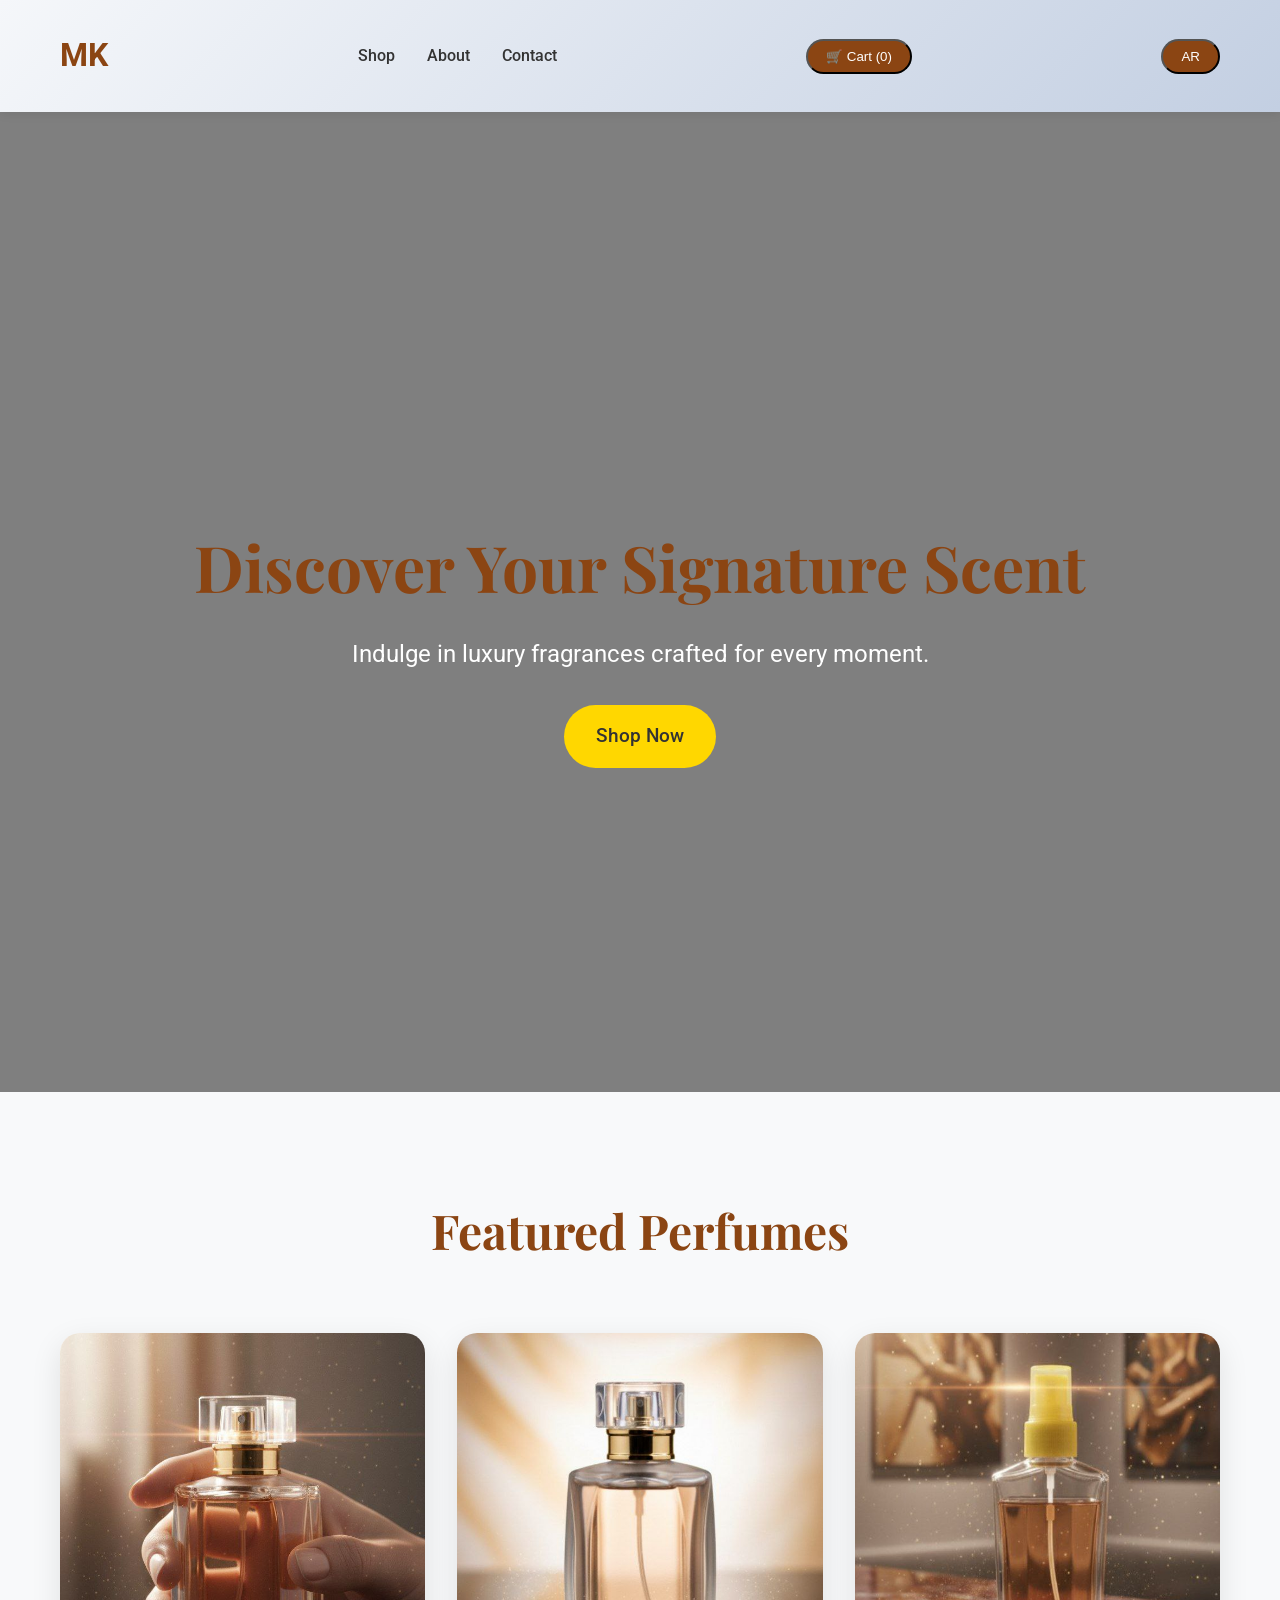
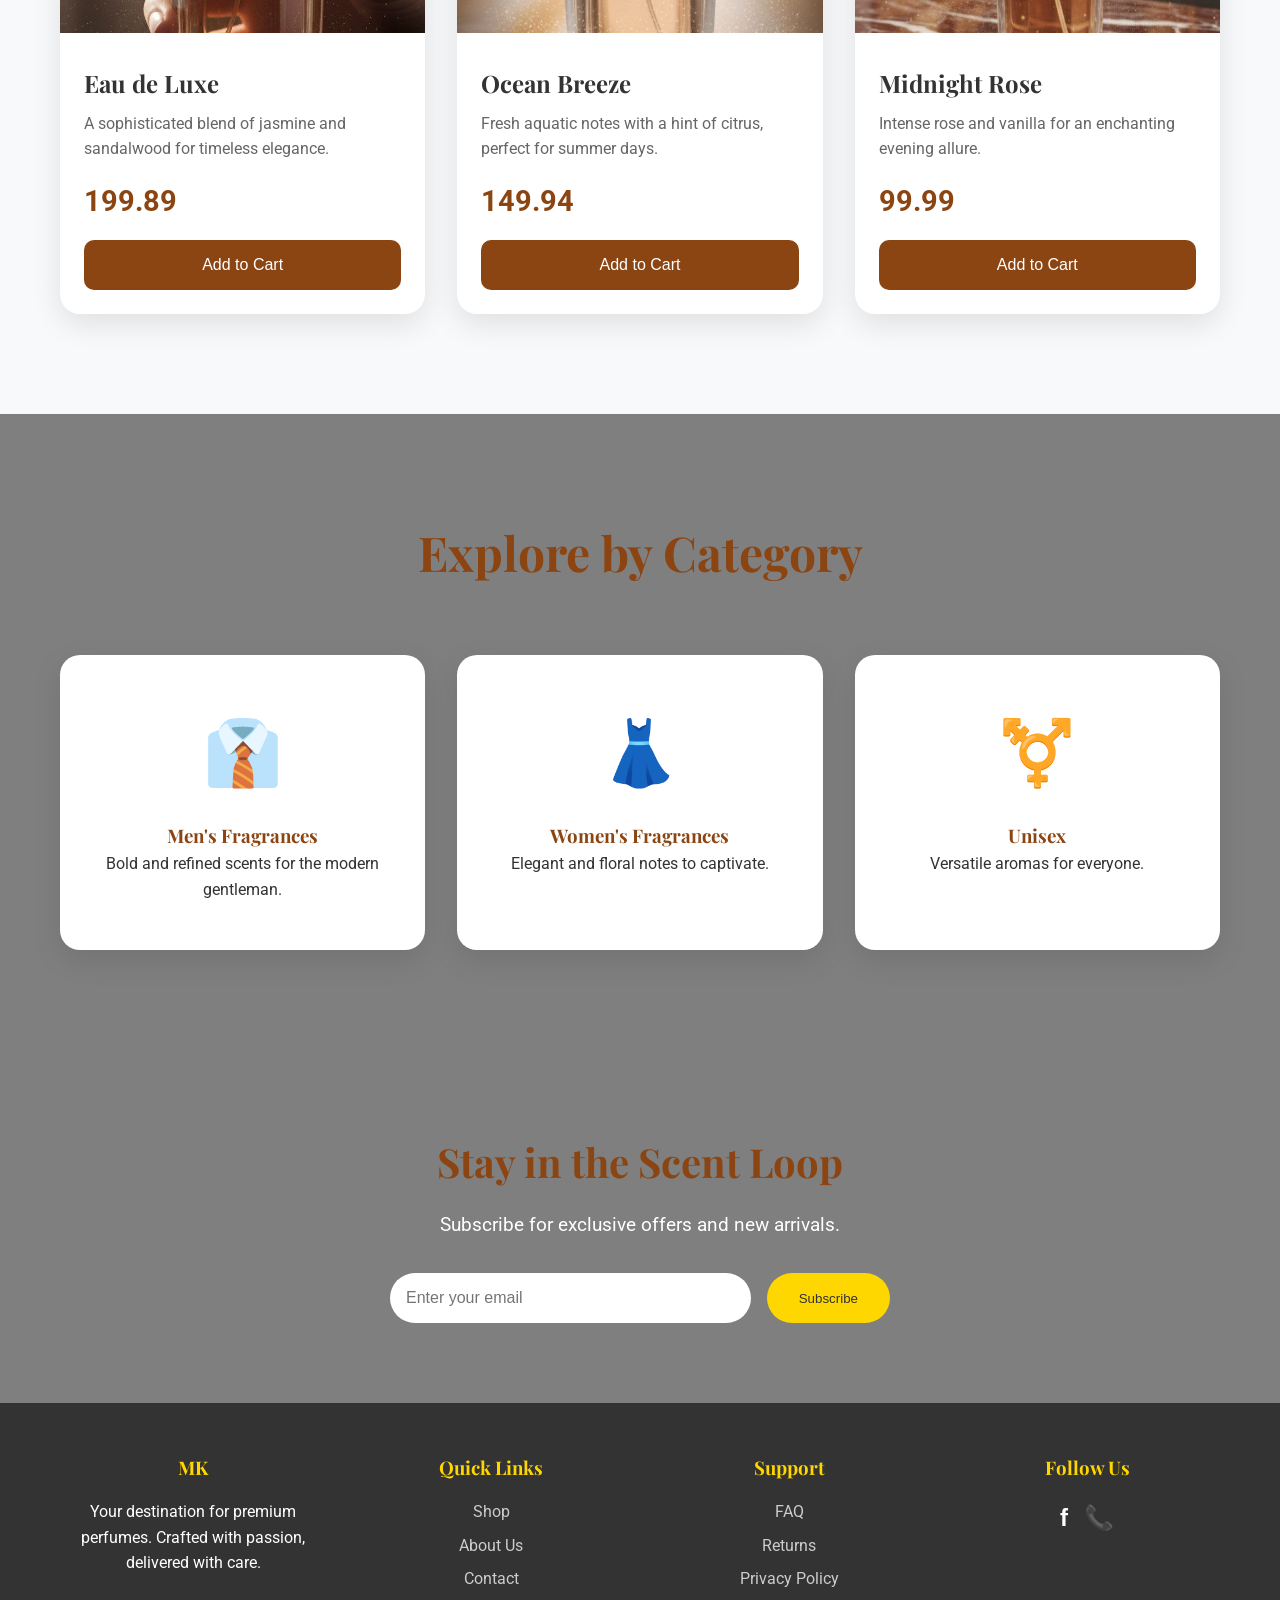
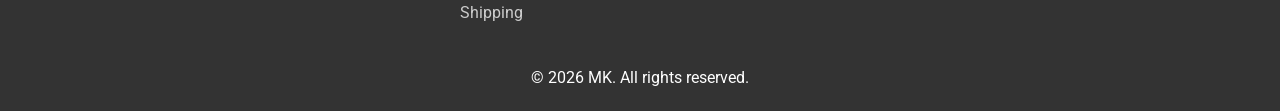
<file: index.html>
<!DOCTYPE html><html lang="en"><head>
   <meta charset="UTF-8">
    <meta name="viewport" content="width=device-width, initial-scale=1.0">
<title>MK-Premium Perfume Store</title>
   <link href="https://fonts.googleapis.com/css2?family=Playfair+Display:wght@400;700&family=Roboto:wght@300;400;500&display=swap" rel="stylesheet">
   <link rel="stylesheet" href="css/global.css">
<style>
        * {            margin: 0;            padding: 0;            box-sizing: border-box;        }

 body {

    font-family: 'Roboto', sans-serif;

  line-height: 1.6;

    color: #333;

    overflow-x: hidden;

    background: linear-gradient(
        rgba(0,0,0,0.5),
        rgba(0,0,0,0.5)
    ),
    url('https://images.unsplash.com/photo-1574169208507-84376144848b?ixlib=rb-4.0.3&auto=format&fit=crop&w=2070&q=80')  no-repeat center center fixed;

   background-size: cover;
}

h1, h2, h3 {
 font-family: 'Playfair Display', serif;
}

.container {
max-width: 1200px;
margin: 0 auto;
 padding: 0 20px;
 }
  /* Header */
     header {
   background: linear-gradient(135deg, #f5f7fa 0%, #c3cfe2 100%);
    padding: 1rem 0;
   position: fixed;
      width: 100%;
    top: 0;
   z-index: 1000;
      box-shadow: 0 2px 10px rgba(0,0,0,0.1);
  }
        nav {            display: flex;            justify-content: space-between;            align-items: center;        }
    .logo {            font-size: 2rem;            font-weight: 700;            color: #8B4513;            text-decoration: none;        }
.nav-links {
          display: flex;
         list-style: none;
    gap: 2rem;
    }
 .nav-links a {
        text-decoration: none;
        color: #333;
        font-weight: 500;
        transition: color 0.3s;
        }
     .nav-links a:hover {
         color: #8B4513;        }
.cart-btn {
       background: #8B4513;
       color: white;
       padding: 0.5rem 1rem;
      border: none;
       border-radius: 25px;
         cursor: pointer;
       font-weight: 500;
       transition: background 0.3s;
    }

  .cart-btn:hover {
 background: #A0522D;        }
/* Hero */
   .hero {
    height: 100vh;

   display: flex;

    align-items: center;

    justify-content: center;

  text-align: center;

  color: white;

    margin-top: 80px;

}

        .hero-content h1 {
            font-size: 4rem;
          margin-bottom: 1rem;
        }
      .hero-content p {
        font-size: 1.5rem;
            margin-bottom: 2rem;
        }
       .cta-btn {
        background: #FFD700;
          color: #333;
            padding: 1rem 2rem;
          border: none;
         border-radius: 50px;
           font-size: 1.2rem;
            font-weight: 500;
            cursor: pointer;
          transition: transform 0.3s, box-shadow 0.3s;
           text-decoration: none;
           display: inline-block;
    }
     .cta-btn:hover {
         transform: translateY(-3px);
           box-shadow: 0 10px 20px rgba(255,215,0,0.4);
        }
     /* Products */
    .products {
         padding: 100px 0;
       background: #f8f9fa;        }
  .section-title {
          text-align: center;
       font-size: 3rem;
        margin-bottom: 4rem;
         color: #8B4513;        }
        .products-grid {
           display: grid;
           grid-template-columns: repeat(auto-fit, minmax(280px, 1fr));
         gap: 2rem;        }
   .product-card {
    background: white;
        border-radius: 20px;
       overflow: hidden;
        box-shadow: 0 10px 30px rgba(0,0,0,0.1);
        transition: transform 0.3s, box-shadow 0.3s;        }
       .product-card:hover {
          transform: translateY(-10px);
        box-shadow: 0 20px 40px rgba(0,0,0,0.2);        }
      .product-image {
      width: 100%;
      height: 300px;
        object-fit: cover;
          background: #eee;
    }
     .product-info {
        padding: 1.5rem;        }
   .product-name {
 font-size: 1.5rem;
   font-weight: 700;
     margin-bottom: 0.5rem;
      color: #333;        }
    .product-desc {
   color: #666;
       margin-bottom: 1rem;
    }
       .product-price {
      font-size: 1.8rem;
         font-weight: 700;
           color: #8B4513;
          margin-bottom: 1rem;
   }
       .add-to-cart {
        width: 100%;
        background: #8B4513;
          color: white;
          padding: 1rem;
         border: none;
          border-radius: 10px;
        font-size: 1rem;
        font-weight: 500;
          cursor: pointer;
            transition: background 0.3s;
      }
     .add-to-cart:hover {
     background: #A0522D;
  }
   /* Categories */
.categories {
      padding: 100px 0;
         text-align: center;
       }
    .categories-grid {
        display: grid;
           grid-template-columns: repeat(auto-fit, minmax(300px, 1fr));
         gap: 2rem;
        margin-top: 3rem;
    }

       .category-card {
         padding: 3rem 2rem;
          background: white;
         border-radius: 20px;
           box-shadow: 0 10px 30px rgba(0,0,0,0.1);
       transition: transform 0.3s;
       }

     .category-card:hover {
      transform: scale(1.05);
     }
   .category-icon {
         font-size: 4rem;
         margin-bottom: 1rem;        }
.facebook-f {
    color: #1877F2; /* لون فيسبوك الرسمي */
    font-family: sans-serif;
    font-weight: bold;
    font-size: 1.8rem; /* حجم مناسب ليكون مثل الـ Emojis */
    text-decoration: none;
    display: inline-block;
    vertical-align: middle;
}
 /* Newsletter */
  .newsletter {
       /* background: linear-gradient(135deg, #8B4513 0%, #A0522D 100%);*/
            color: white;
        padding: 80px 0;
         text-align: center;
      }
   .newsletter form {
            max-width: 500px;
            margin: 2rem auto 0;
            display: flex;
      gap: 1rem;
       }
 .newsletter input {
           flex: 1;
           padding: 1rem;
         border: none;
         border-radius: 50px;
         font-size: 1rem;        }
  .newsletter button {
      background: #FFD700;
     color: #333;
   padding: 1rem 2rem;
           border: none;
          border-radius: 50px;
       font-weight: 500;
   cursor: pointer;
  }        /* Footer */
   footer {
       background: #333;
          color: white;
     padding: 50px 0 20px;
    text-align: center;        }
   .footer-content {
   display: grid;
   grid-template-columns: repeat(auto-fit, minmax(250px, 1fr));
       gap: 2rem;
           margin-bottom: 2rem;        }
        .footer-section h3 {           margin-bottom: 1rem;
           color: #FFD700;        }
        .footer-section a {
          color: #ccc;
            text-decoration: none;           display: block;
 margin-bottom: 0.5rem;        }
      .social-links {
          display: flex;
          justify-content: center;            gap: 1rem;
     margin-top: 1rem;        }
    .social-links a {
        color: white;
          font-size: 1.5rem;        }
    /* Responsive */
       @media (max-width: 768px) {
        .nav-links {
             display: none;            }
          .hero-content h1 {                font-size: 2.5rem;            }
            .newsletter form {
        flex-direction: column;            }        }
  </style>
</head>
<header class="main-header">
  <div class="container nav">
    <a href="index.html" class="logo">MK</a>

    <ul class="nav-links">
      <li><a href="index.html#shop">Shop</a></li>
      <li><a href="index.html#about">About</a></li>
      <li><a href="index.html#contact">Contact</a></li>
    </ul>

    <button class="cart-link" onclick="goToCart()">🛒 Cart (0)</button>
    <button class="cart-link" onclick="toggleLang()">AR</button>

  </div>
</header>
<body>    <!-- Hero Section -->    <section class="hero" id="home">
<div class="hero-content container">            <h1>Discover Your Signature Scent</h1>
            <p>Indulge in luxury fragrances crafted for every moment.</p>
           <a href="#shop" class="cta-btn">Shop Now</a>
       </div>
  </section>
   <!-- Featured Products -->

    <section class="products" id="shop">
        <div class="container">
            <h2 class="section-title">Featured Perfumes</h2>
            <div class="products-grid">
                <div class="product-card">
                    <img src="2.jpg" alt="Eau de Luxe" class="product-image">
                    <div class="product-info">
                        <h3 class="product-name">Eau de Luxe</h3>
                        <p class="product-desc">A sophisticated blend of jasmine and sandalwood for timeless elegance.</p>
                        <div class="product-price">199.89</div>
                        <button class="add-to-cart">Add to Cart</button>
                    </div>
                </div>
                <div class="product-card">
                    <img src="5.jpg" alt="Ocean Breeze" class="product-image">
                    <div class="product-info">
                        <h3 class="product-name">Ocean Breeze</h3>
                        <p class="product-desc">Fresh aquatic notes with a hint of citrus, perfect for summer days.</p>
                        <div class="product-price">149.94</div>
                        <button class="add-to-cart">Add to Cart</button>
                    </div>
                </div>
                <div class="product-card">
                    <img src="1.jpg" alt="Midnight Rose" class="product-image">
                    <div class="product-info">
                        <h3 class="product-name">Midnight Rose</h3>
                        <p class="product-desc">Intense rose and vanilla for an enchanting evening allure.</p>
                        <div class="product-price">99.99</div>
                        <button class="add-to-cart">Add to Cart</button>
                    </div>
                </div>
            </div>
        </div>
    </section>
   <!-- Categories -->
<section class="categories">
    <div class="container">
        <h2 class="section-title">Explore by Category</h2>
        <div class="categories-grid">

            <a href="category.html?type=men" class="category-card" style="text-decoration: none; color: inherit; display: block;">
                <div class="category-icon">👔</div>
                <h3>Men's Fragrances</h3>
                <p>Bold and refined scents for the modern gentleman.</p>
            </a>

            <a href="category.html?type=women" class="category-card" style="text-decoration: none; color: inherit; display: block;">
                <div class="category-icon">👗</div>
                <h3>Women's Fragrances</h3>
                <p>Elegant and floral notes to captivate.</p>
            </a>

            <a href="category.html?type=unisex" class="category-card" style="text-decoration: none; color: inherit; display: block;">
                <div class="category-icon">⚧️</div>
                <h3>Unisex</h3>
                <p>Versatile aromas for everyone.</p>
            </a>

        </div>
    </div>
</section>

   <!-- Newsletter -->    <section class="newsletter">        <div class="container">            <h2 style="font-size: 2.5rem; margin-bottom: 1rem;">Stay in

the Scent Loop</h2>            <p style="font-size: 1.2rem; margin-bottom: 2rem;">Subscribe for exclusive offers and new arrivals.</p>            <form>

           <input type="email" placeholder="Enter your email" required>                <button type="submit">Subscribe</button>            </form>
</div>    </section>
 <!-- Footer -->
    <footer id="contact">        <div class="container">            <div class="footer-content">                <div

class="footer-section">                    <h3>MK</h3>
    <p>Your destination for premium perfumes. Crafted with passion, delivered with care.</p>                </div>                <div class="footer-section">                    <h3>Quick Links</h3>                    <a href="#">Shop</a>

                  <a href="#">About Us</a>                    <a href="#">Contact</a>                    <a href="#">Shipping</a>                </div>

          <div class="footer-section">                    <h3>Support</h3>                    <a href="#">FAQ</a>                    <a href="#">Returns</a>

                   <a href="#">Privacy Policy</a>                </div>                <div class="footer-section">                    <h3>Follow Us</h3>

                <div class="social-links">                        <a href="https://www.facebook.com/share/1HSuv3cbC6/" class="facebook-f">f</a>                               <a href="#">📞</a>                    </div>                </div>            </div>            <p>&copy; 2026 MK. All

rights reserved.</p>        </div>    </footer>
   <script>
// Smooth scrolling
document.querySelectorAll('a[href^="#"]').forEach(anchor => {
  anchor.addEventListener('click', function (e) {
    e.preventDefault();
    document.querySelector(this.getAttribute('href')).scrollIntoView({
      behavior: 'smooth'
    });
  });
});

// Newsletter form
document.querySelector('.newsletter form').addEventListener('submit', (e) => {
  e.preventDefault();
  alert('Thank you for subscribing!');
});

let isArabic = false;

function toggleLang() {
  isArabic = !isArabic;

  document.documentElement.lang = isArabic ? 'ar' : 'en';
  document.body.dir = isArabic ? 'rtl' : 'ltr';

  document.querySelector('.hero-content h1').textContent =
    isArabic ? 'اكتشف عطرك المميز' : 'Discover Your Signature Scent';

  document.querySelector('.hero-content p').textContent =
    isArabic ? 'استمتع بأفخم العطور لكل لحظة'
    : 'Indulge in luxury fragrances crafted for every moment.';

  document.querySelector('.cta-btn').textContent =
    isArabic ? 'تسوق الآن' : 'Shop Now';

  document.querySelectorAll('.section-title')[0].textContent =
    isArabic ? 'العطور المميزة' : 'Featured Perfumes';

  document.querySelectorAll('.section-title')[1].textContent =
    isArabic ? 'استكشف حسب الفئة' : 'Explore by Category';

  const productDescs = document.querySelectorAll('.product-desc');

  const arabicDescs = [
    'مزيج أنيق من الياسمين والصندل للأناقة الخالدة',
    'نغمات مائية منعشة مع لمسة حمضيات',
    'ورد وفانيليا لجاذبية مسائية ساحرة',
    'خشب الأرز والعنبر لحضور قوي'
  ];

  const englishDescs = [
    'A sophisticated blend of jasmine and sandalwood for timeless elegance.',
    'Fresh aquatic notes with a hint of citrus.',
    'Intense rose and vanilla for an enchanting evening allure.',
    'Warm cedarwood and amber for a bold presence.'
  ];

  productDescs.forEach((el, i) => {
    el.textContent = isArabic ? arabicDescs[i] : englishDescs[i];
  });

  document.querySelectorAll('.add-to-cart').forEach(btn => {
    btn.textContent = isArabic ? 'أضف إلى السلة' : 'Add to Cart';
  });

  const catTitles = document.querySelectorAll('.category-card h3');
  const catDescs = document.querySelectorAll('.category-card p');

  const arCats = ['عطور رجالي', 'عطور نسائي', 'عطور للجميع'];
  const enCats = ["Men's Fragrances", "Women's Fragrances", 'Unisex'];

  const arCatDesc = [
    'روائح جريئة للرجل العصري',
    'نغمات أنثوية أنيقة',
    'روائح تناسب الجميع'
  ];
  const enCatDesc = [
    'Bold and refined scents for the modern gentleman.',
    'Elegant and floral notes to captivate.',
    'Versatile aromas for everyone.'
  ];

  catTitles.forEach((el, i) => {
    el.textContent = isArabic ? arCats[i] : enCats[i];
  });

  catDescs.forEach((el, i) => {
    el.textContent = isArabic ? arCatDesc[i] : enCatDesc[i];
  });
}
function goToCart() {
  window.location.href = "cart.html";
}
let cart = JSON.parse(localStorage.getItem("cart")) || [];
updateCartCount();

document.querySelectorAll('.add-to-cart').forEach((btn, index) => {
  btn.addEventListener('click', () => {

    const card = btn.closest('.product-card');

    const product = {
      id: index,
      name: card.querySelector('.product-name').textContent,
      price: card.querySelector('.product-price').textContent,
      image: card.querySelector('img').src,
      qty: 1
    };

    const existing = cart.find(item => item.id === product.id);

    if (existing) {
      existing.qty++;
    } else {
      cart.push(product);
    }

    localStorage.setItem("cart", JSON.stringify(cart));
    updateCartCount();

    btn.textContent = isArabic ? 'تمت الإضافة ✓' : 'Added ✓';
    setTimeout(() => btn.textContent = isArabic ? 'أضف إلى السلة' : 'Add to Cart', 1500);
  });
});

function updateCartCount() {
  const totalQty = cart.reduce((sum, item) => sum + item.qty, 0);
  document.querySelector('.cart-link').textContent = `🛒 Cart (${totalQty})`;
}

  </script></body></html>
</file>
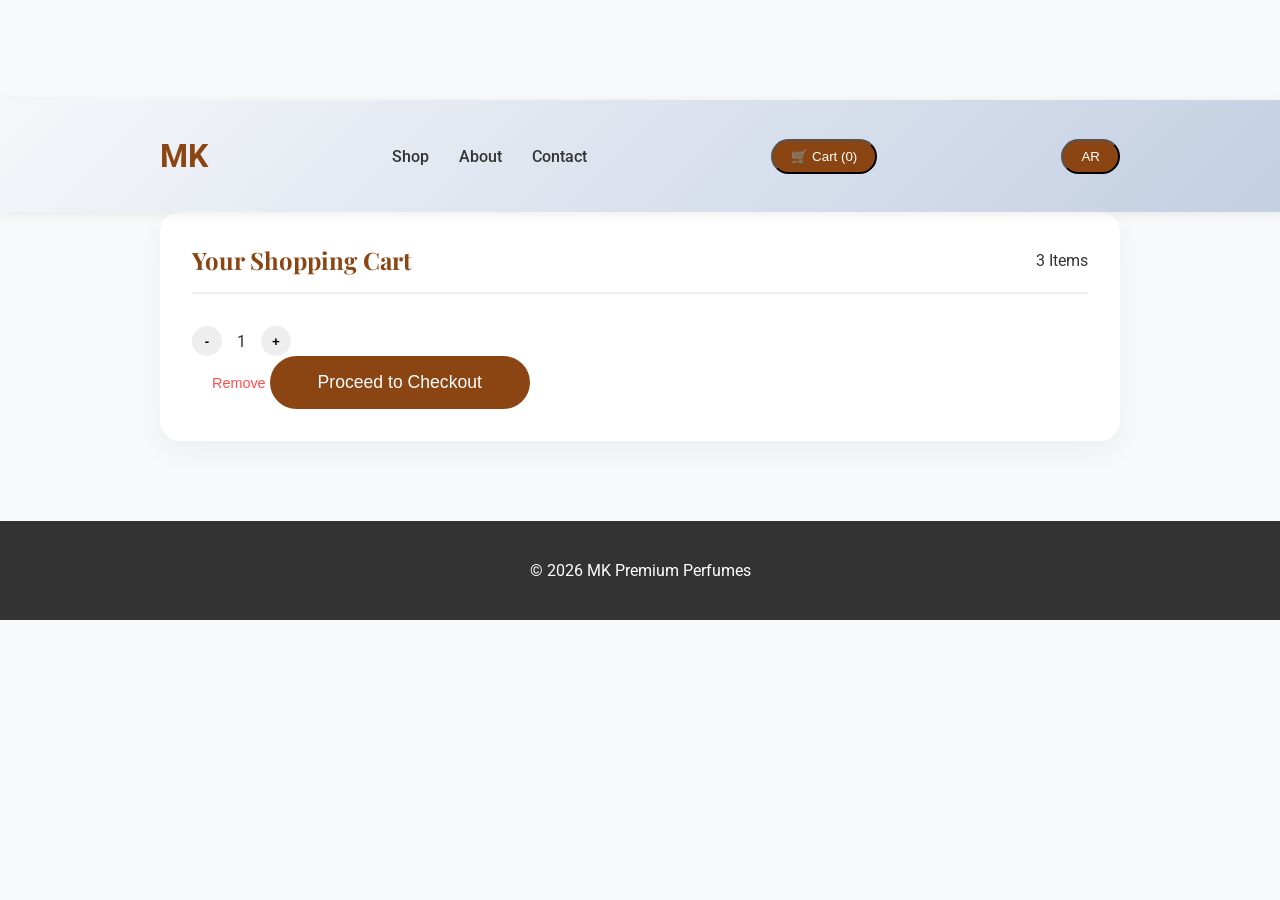
<file: cart.html>
<!DOCTYPE html>
<html lang="en">
<head>
    <meta charset="UTF-8">
    <meta name="viewport" content="width=device-width, initial-scale=1.0">
    <title>Your Cart - MK Premium</title>
    <link href="https://fonts.googleapis.com/css2?family=Playfair+Display:wght@400;700&family=Roboto:wght@300;400;500&display=swap" rel="stylesheet">
    <link rel="stylesheet" href="css/global.css">
    <style>
        * { margin: 0; padding: 0; box-sizing: border-box; }
        body {
            font-family: 'Roboto', sans-serif;
            background: #f8f9fa;
            color: #333;
            padding-top: 100px;
        }
        h1, h2 { font-family: 'Playfair Display', serif; }

        /* Reuse Header Styles from your main page */
        header {
            background: linear-gradient(135deg, #f5f7fa 0%, #c3cfe2 100%);
            padding: 1rem 0;
            position: fixed;
            width: 100%;
            top: 0;
            z-index: 1000;
            box-shadow: 0 2px 10px rgba(0,0,0,0.1);
        }
        .container { max-width: 1000px; margin: 0 auto; padding: 0 20px; }
        nav { display: flex; justify-content: space-between; align-items: center; }
        .logo { font-size: 2rem; font-weight: 700; color: #8B4513; text-decoration: none; }

        /* Cart Page Specifics */
        .cart-wrapper {
            background: white;
            padding: 2rem;
            border-radius: 20px;
            box-shadow: 0 10px 30px rgba(0,0,0,0.05);
            margin-bottom: 50px;
        }
        .cart-header {
            border-bottom: 2px solid #eee;
            padding-bottom: 1rem;
            margin-bottom: 2rem;
            display: flex;
            justify-content: space-between;
            align-items: center;
        }
        .cart-item {
            display: flex;
            align-items: center;
            padding: 1.5rem 0;
            border-bottom: 1px solid #eee;
        }
        .cart-item img {
            width: 100px;
            height: 100px;
            object-fit: cover;
            border-radius: 10px;
            margin-right: 20px;
        }
        body[dir="rtl"] .cart-item img { margin-right: 0; margin-left: 20px; }

        .item-details { flex: 1; }
        .item-name { font-size: 1.2rem; font-weight: 700; color: #8B4513; }
        .item-price { color: #666; font-weight: 500; }

        .quantity-controls {
            display: flex;
            align-items: center;
            gap: 15px;
        }
        .qty-btn {
            background: #eee;
            border: none;
            width: 30px;
            height: 30px;
            border-radius: 50%;
            cursor: pointer;
            font-weight: bold;
        }
        .remove-btn {
            color: #ff4d4d;
            background: none;
            border: none;
            cursor: pointer;
            margin-left: 20px;
            font-size: 0.9rem;
        }

        .cart-summary {
            margin-top: 2rem;
            text-align: right;
        }
        body[dir="rtl"] .cart-summary { text-align: left; }

        .total-price {
            font-size: 2rem;
            color: #8B4513;
            font-weight: 700;
            margin-bottom: 1.5rem;
        }
        .checkout-btn {
            background: #8B4513;
            color: white;
            padding: 1rem 3rem;
            border: none;
            border-radius: 50px;
            font-size: 1.1rem;
            cursor: pointer;
            transition: 0.3s;
        }
        .checkout-btn:hover { background: #A0522D; transform: scale(1.05); }

        .empty-msg { text-align: center; padding: 50px; display: none; }
    </style>
</head>
<body>

  <header class="main-header">
    <div class="container nav">
      <a href="index.html" class="logo">MK</a>

      <ul class="nav-links">
        <li><a href="index.html#shop">Shop</a></li>
        <li><a href="index.html#about">About</a></li>
        <li><a href="index.html#contact">Contact</a></li>
      </ul>

      <button class="cart-link" onclick="goToCart()">🛒 Cart (0)</button>
      <button class="cart-link" onclick="toggleLang()">AR</button>

    </div>
  </header>

<div class="container">
    <div class="cart-wrapper">
        <div class="cart-header">
            <h2 id="cart-title">Your Shopping Cart</h2>
            <span id="item-count">3 Items</span>
        </div>

        <div id="cart-items-container"></div>
                <div class="quantity-controls">
                    <button class="qty-btn">-</button>
                    <span>1</span>
                    <button class="qty-btn">+</button>
                </div>
                <button class="remove-btn" id="remove-text">Remove</button>
                <button class="checkout-btn" onclick="goToCheckout()">
                  Proceed to Checkout
                </button>
            </div>
    </div>
</div>
<footer class="main-footer">
  <div class="container">
    <p>© 2026 MK Premium Perfumes</p>
  </div>
</footer>

<script>
  let isArabic = false;

  function toggleLang() {
      isArabic = !isArabic;
      document.body.dir = isArabic ? 'rtl' : 'ltr';

      document.getElementById('cart-title').textContent = isArabic ? 'سلة المشتريات' : 'Your Shopping Cart';
      document.getElementById('total-text').textContent = isArabic ? 'المبلغ الإجمالي' : 'Total Amount';
      document.getElementById('checkout-text').textContent = isArabic ? 'إتمام عملية الشراء' : 'Proceed to Checkout';

      document.querySelectorAll('.remove-btn').forEach(btn => {
          btn.textContent = isArabic ? 'إزالة' : 'Remove';
      });

  }
    let cart = JSON.parse(localStorage.getItem("cart")) || [];
const container = document.getElementById("cart-items-container");
const totalPriceEl = document.querySelector(".total-price");
const itemCountEl = document.getElementById("item-count");

renderCart();

function renderCart() {
  container.innerHTML = "";
  let total = 0;
  let totalItems = 0;

  if (cart.length === 0) {
    container.innerHTML = `<p class="empty-msg">Cart is empty</p>`;
    totalPriceEl.textContent = "$0.00";
    itemCountEl.textContent = "0 Items";
    return;
  }

  cart.forEach((item, index) => {
    total += parseFloat(item.price) * item.qty;
    totalItems += item.qty;

    container.innerHTML += `
      <div class="cart-item">
        <img src="${item.image}">
        <div class="item-details">
          <p class="item-name">${item.name}</p>
          <p class="item-price">$${item.price}</p>
        </div>

        <div class="quantity-controls">
          <button class="qty-btn" onclick="changeQty(${index}, -1)">-</button>
          <span>${item.qty}</span>
          <button class="qty-btn" onclick="changeQty(${index}, 1)">+</button>
        </div>

        <button class="remove-btn" onclick="removeItem(${index})">
          Remove
        </button>
      </div>
    `;
  });

  totalPriceEl.textContent = `$${total.toFixed(2)}`;
  itemCountEl.textContent = `${totalItems} Items`;
}

function changeQty(index, change) {
  cart[index].qty += change;
  if (cart[index].qty <= 0) cart.splice(index, 1);
  localStorage.setItem("cart", JSON.stringify(cart));
  renderCart();
}

function removeItem(index) {
  cart.splice(index, 1);
  localStorage.setItem("cart", JSON.stringify(cart));
  renderCart();
}
function goToCheckout() {
  if (cart.length === 0) {
    alert("Cart is empty");
    return;
  }
  window.location.href = "charge&payment.html";
}

</script>

</body>
</html>
</file>
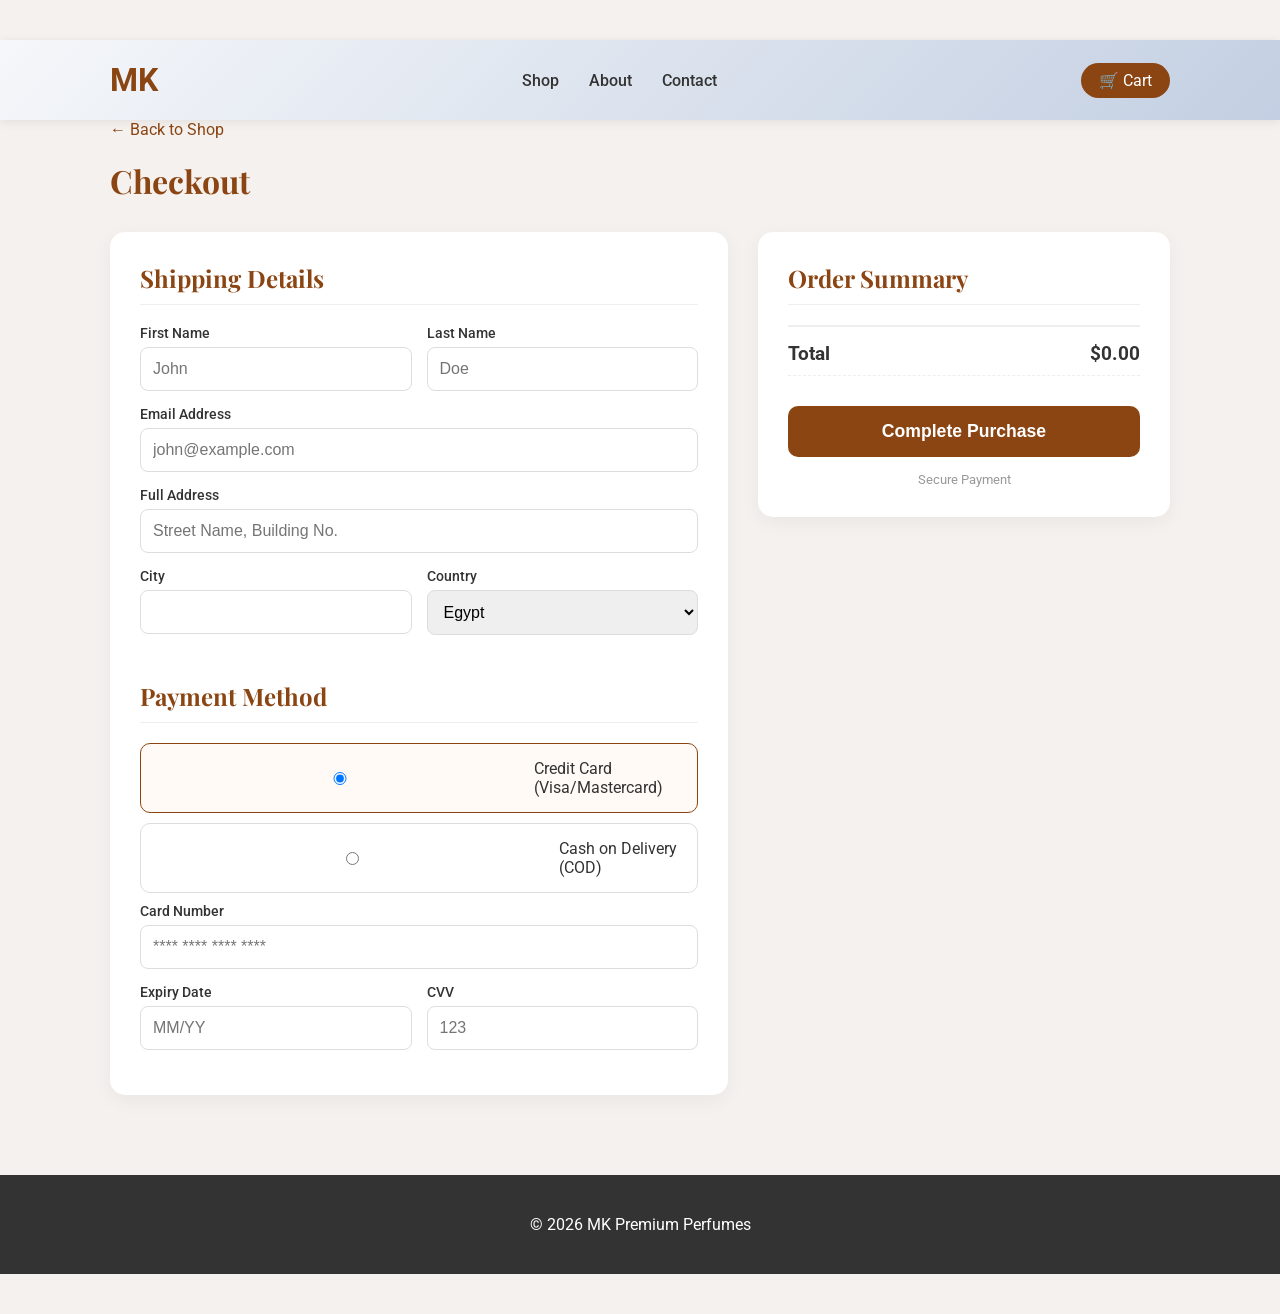
<file: charge&payment.html>
<!DOCTYPE html>
<html lang="en">
<head>
    <meta charset="UTF-8">
    <meta name="viewport" content="width=device-width, initial-scale=1.0">
    <title>Checkout - MK Premium</title>
    <link rel="stylesheet" href="css/global.css">
    <link href="https://fonts.googleapis.com/css2?family=Playfair+Display:wght@400;700&family=Roboto:wght@300;400;500&display=swap" rel="stylesheet">
    <style>
        * { margin: 0; padding: 0; box-sizing: border-box; }
        body {
            font-family: 'Roboto', sans-serif;
            background: #f4f1ee; /* لون كريمي هادئ */
            color: #333;
            padding: 40px 0;
        }
        h1, h2, h3 { font-family: 'Playfair Display', serif; color: #8B4513; }

        .container { max-width: 1100px; margin: 0 auto; padding: 0 20px; }

        .checkout-grid {
            display: grid;
            grid-template-columns: 1.5fr 1fr;
            gap: 30px;
            margin-top: 30px;
        }

        .card {
            background: white;
            padding: 30px;
            border-radius: 15px;
            box-shadow: 0 5px 20px rgba(0,0,0,0.05);
        }

        .section-title { margin-bottom: 20px; border-bottom: 1px solid #eee; padding-bottom: 10px; font-size: 1.5rem; }

        /* Form Styling */
        .form-group { margin-bottom: 15px; }
        label { display: block; margin-bottom: 5px; font-weight: 500; font-size: 0.9rem; }
        input, select {
            width: 100%;
            padding: 12px;
            border: 1px solid #ddd;
            border-radius: 8px;
            font-size: 1rem;
            outline: none;
            transition: border 0.3s;
        }
        input:focus { border-color: #8B4513; }

        .row { display: grid; grid-template-columns: 1fr 1fr; gap: 15px; }

        /* Order Summary */
        .summary-item {
            display: flex;
            justify-content: space-between;
            margin-bottom: 10px;
            color: #666;
        }
        .total-row {
            border-top: 2px solid #eee;
            margin-top: 15px;
            padding-top: 15px;
            font-weight: 700;
            font-size: 1.2rem;
            color: #333;
        }

        /* Payment Methods */
        .payment-methods { margin-top: 20px; }
        .method {
            border: 1px solid #ddd;
            padding: 15px;
            border-radius: 10px;
            margin-bottom: 10px;
            cursor: pointer;
            display: flex;
            align-items: center;
            gap: 10px;
            transition: 0.3s;
        }
        .method.active { border-color: #8B4513; background: #fffaf5; }

        .pay-btn {
            width: 100%;
            background: #8B4513;
            color: white;
            padding: 15px;
            border: none;
            border-radius: 10px;
            font-size: 1.1rem;
            font-weight: 600;
            cursor: pointer;
            margin-top: 20px;
            transition: 0.3s;
        }
        .pay-btn:hover { background: #5d2e0d; }

        @media (max-width: 768px) {
            .checkout-grid { grid-template-columns: 1fr; }
        }
    </style>
</head>
<header class="main-header">
  <div class="container nav">
    <a href="index.html" class="logo">MK</a>

    <ul class="nav-links">
      <li><a href="index.html#shop">Shop</a></li>
      <li><a href="index.html#about">About</a></li>
      <li><a href="index.html#contact">Contact</a></li>
    </ul>

    <a href="cart.html" class="cart-link">🛒 Cart</a>
  </div>
</header>

<body dir="ltr"> <div class="container">
    <a href="index.html" style="text-decoration: none; color: #8B4513;">← Back to Shop</a>
    <h1 style="margin: 20px 0;">Checkout</h1>

    <div class="checkout-grid">
        <div class="card">
            <h2 class="section-title">Shipping Details</h2>
            <form id="checkout-form">
                <div class="row">
                    <div class="form-group">
                        <label>First Name</label>
                        <input type="text" placeholder="John" required>
                    </div>
                    <div class="form-group">
                        <label>Last Name</label>
                        <input type="text" placeholder="Doe" required>
                    </div>
                </div>
                <div class="form-group">
                    <label>Email Address</label>
                    <input type="email" placeholder="john@example.com" required>
                </div>
                <div class="form-group">
                    <label>Full Address</label>
                    <input type="text" placeholder="Street Name, Building No." required>
                </div>
                <div class="row">
                    <div class="form-group">
                        <label>City</label>
                        <input type="text" required>
                    </div>
                    <div class="form-group">
                        <label>Country</label>
                        <select>
                            <option>Egypt</option>
                            <option>Saudi Arabia</option>
                            <option>UAE</option>
                        </select>
                    </div>
                </div>

                <h2 class="section-title" style="margin-top: 30px;">Payment Method</h2>
                <div class="payment-methods">
                    <div class="method active">
                        <input type="radio" name="pay" checked>
                        <span>Credit Card (Visa/Mastercard)</span>
                    </div>
                    <div class="method">
                        <input type="radio" name="pay">
                        <span>Cash on Delivery (COD)</span>
                    </div>
                </div>

                <div id="card-details">
                    <div class="form-group">
                        <label>Card Number</label>
                        <input type="text" placeholder="**** **** **** ****">
                    </div>
                    <div class="row">
                        <div class="form-group">
                            <label>Expiry Date</label>
                            <input type="text" placeholder="MM/YY">
                        </div>
                        <div class="form-group">
                            <label>CVV</label>
                            <input type="text" placeholder="123">
                        </div>
                    </div>
                </div>
            </form>
        </div>

        <div class="card" style="height: fit-content;">
    <h2 class="section-title">Order Summary</h2>

    <div id="order-summary"></div>

    <div class="summary-item total-row">
      <span>Total</span>
      <span id="checkout-total">$0.00</span>
    </div>

    <button type="submit" form="checkout-form" class="pay-btn">
      Complete Purchase
    </button>

    <p style="text-align:center;font-size:0.8rem;color:#999;margin-top:15px;">
      Secure Payment
    </p>
  </div>

    </div>
</div>
<footer class="main-footer">
  <div class="container">
    <p>© 2026 MK Premium Perfumes</p>
  </div>
</footer>

<script>

    const cart = JSON.parse(localStorage.getItem("cart")) || [];
const summary = document.getElementById("order-summary");
const totalEl = document.getElementById("checkout-total");

let total = 0;

cart.forEach(item => {
  total += item.qty * parseFloat(item.price);

  summary.innerHTML += `
    <div class="summary-item">
      <span>${item.name} (x${item.qty})</span>
      <span>$${(item.qty * item.price).toFixed(2)}</span>
    </div>
  `;
});

totalEl.textContent = `$${total.toFixed(2)}`;
document.getElementById('checkout-form').addEventListener('submit', function(e) {
  e.preventDefault();

  const order = {
    customer: {
      firstName: this.querySelector('input[placeholder="John"]').value,
      lastName: this.querySelector('input[placeholder="Doe"]').value,
      email: this.querySelector('input[type="email"]').value,
      address: this.querySelector('input[placeholder="Street Name, Building No."]').value,
      city: this.querySelector('input[required]').value
    },
    cart: cart,
    total: total,
    date: new Date().toISOString()
  };

  // حفظ الأوردر
  let orders = JSON.parse(localStorage.getItem("orders")) || [];
  orders.push(order);
  localStorage.setItem("orders", JSON.stringify(orders));

  localStorage.removeItem("cart");

  alert("Order placed successfully!");
  window.location.href = "order-success.html";
});

</script>

</body>
</html>
</file>
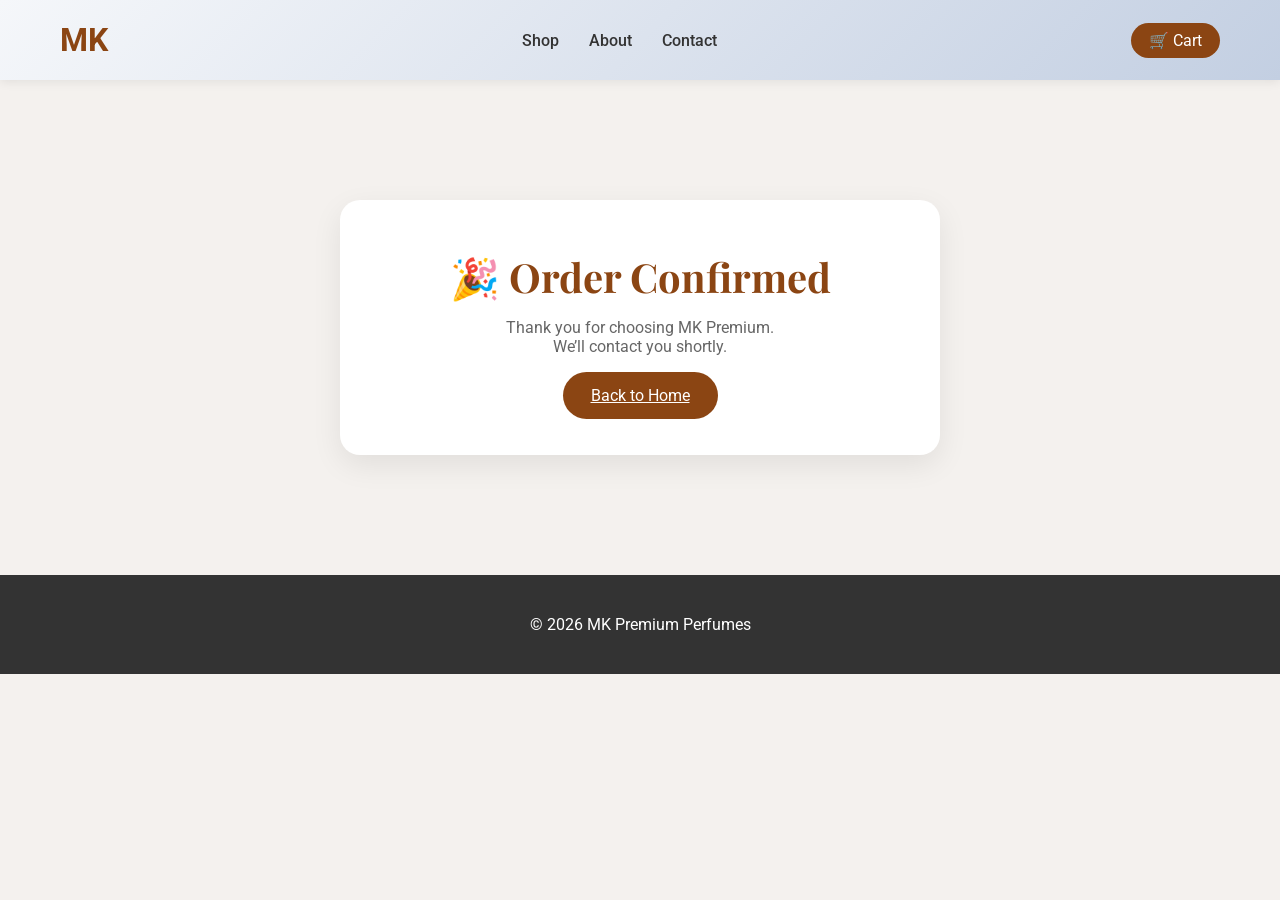
<file: order-success.html>
<!DOCTYPE html>
<html lang="en">
<head>
<meta charset="UTF-8">
<title>Order Success - MK Premium</title>
<link href="https://fonts.googleapis.com/css2?family=Playfair+Display:wght@700&family=Roboto&display=swap" rel="stylesheet">
<link rel="stylesheet" href="css/global.css">
<style>
.success-box {
  max-width: 600px;
  margin: 120px auto;
  background: white;
  padding: 50px;
  border-radius: 20px;
  text-align: center;
  box-shadow: var(--shadow);
}
.success-box h1 { font-size: 2.5rem; margin-bottom: 15px; }
.success-box p { color: #666; margin-bottom: 30px; }
</style>
</head>
<body>
  <header class="main-header">
    <div class="container nav">
      <a href="index.html" class="logo">MK</a>

      <ul class="nav-links">
        <li><a href="index.html#shop">Shop</a></li>
        <li><a href="index.html#about">About</a></li>
        <li><a href="index.html#contact">Contact</a></li>
      </ul>

      <a href="cart.html" class="cart-link">🛒 Cart</a>
    </div>
  </header>

<div class="success-box">
  <h1>🎉 Order Confirmed</h1>
  <p>Thank you for choosing MK Premium.<br>We’ll contact you shortly.</p>
  <a href="index.html" class="btn-primary">Back to Home</a>
</div>
<footer class="main-footer">
  <div class="container">
    <p>© 2026 MK Premium Perfumes</p>
  </div>
</footer>

</body>
</html>
</file>
<file: css/global.css>
:root {
  --primary: #8B4513;
  --secondary: #FFD700;
  --dark: #333;
  --light-bg: #f4f1ee;
  --card-bg: #ffffff;
  --border-radius: 18px;
  --shadow: 0 10px 30px rgba(0,0,0,0.08);
}
* {
  margin: 0;
  padding: 0;
  box-sizing: border-box;
}

body {
  font-family: 'Roboto', sans-serif;
  background: var(--light-bg);
  color: var(--dark);
}

h1, h2, h3 {
  font-family: 'Playfair Display', serif;
  color: var(--primary);
}

.container {
  max-width: 1200px;
  margin: auto;
  padding: 0 20px;
}

.card {
  background: var(--card-bg);
  border-radius: var(--border-radius);
  box-shadow: var(--shadow);
  padding: 30px;
}

.btn-primary {
  background: var(--primary);
  color: white;
  padding: 14px 28px;
  border-radius: 50px;
  border: none;
  cursor: pointer;
  font-size: 1rem;
  transition: 0.3s;
}

.btn-primary:hover {
  background: #5d2e0d;
  transform: translateY(-2px);
}
.main-header {
  background: linear-gradient(135deg, #f5f7fa, #c3cfe2);
  position: sticky;
  top: 0;
  z-index: 1000;
  box-shadow: 0 2px 10px rgba(0,0,0,0.08);
}

.nav {
  display: flex;
  align-items: center;
  justify-content: space-between;
  height: 80px;
}

.logo {
  font-size: 2rem;
  font-weight: 700;
  color: var(--primary);
  text-decoration: none;
}

.nav-links {
  list-style: none;
  display: flex;
  gap: 30px;
}

.nav-links a {
  text-decoration: none;
  color: var(--dark);
  font-weight: 500;
}

.cart-link {
  background: var(--primary);
  color: white;
  padding: 8px 18px;
  border-radius: 25px;
  text-decoration: none;
}
.total-price {
  font-size: 2.2rem;
  font-weight: 700;
  color: var(--primary);
}
.checkout-grid {
  display: grid;
  grid-template-columns: 1.5fr 1fr;
  gap: 40px;
}
.summary-item {
  padding: 10px 0;
  border-bottom: 1px dashed #eee;
}
.main-footer {
  background: #333;
  color: white;
  padding: 40px 0;
  text-align: center;
  margin-top: 80px;
}
</file>
